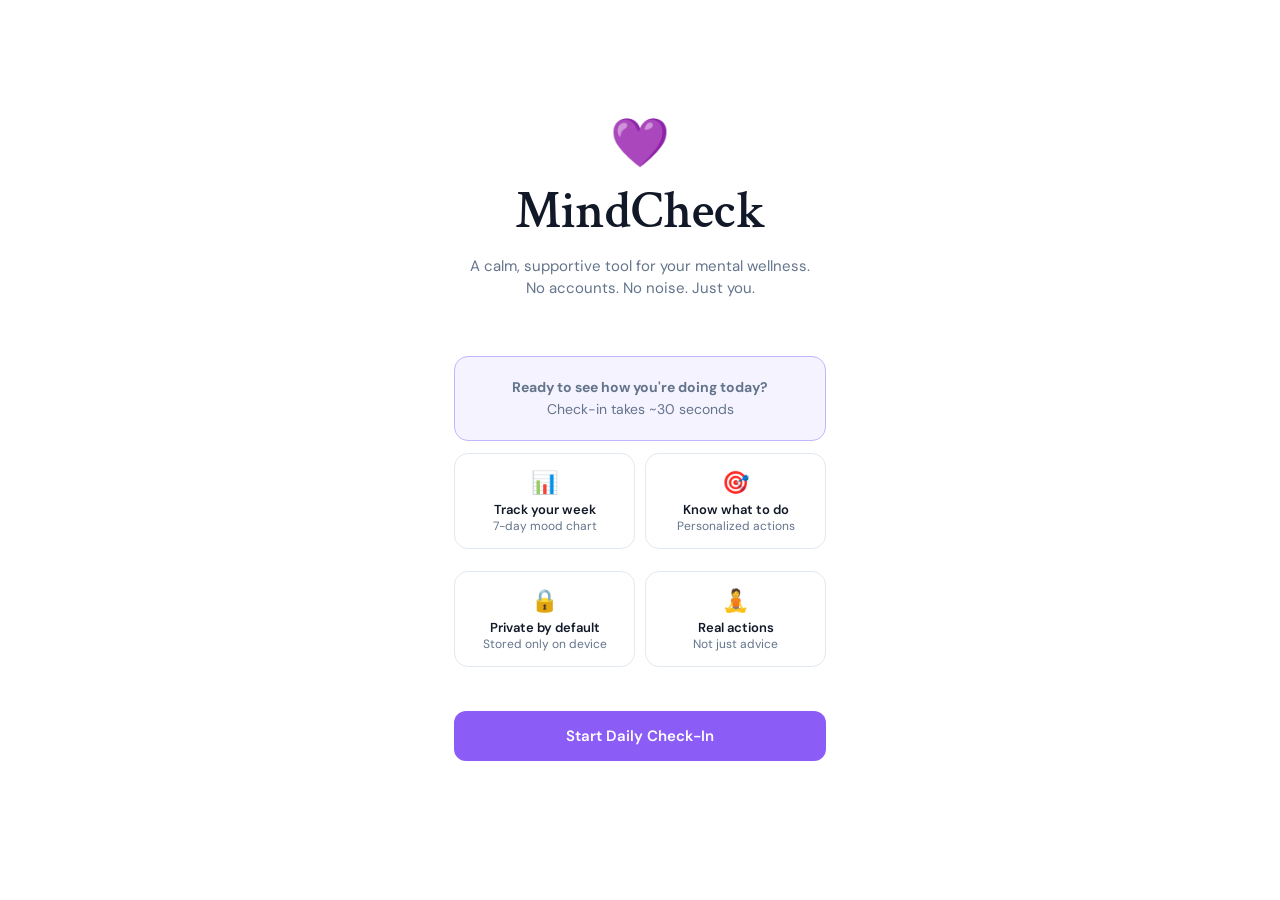
<file: index.html>
<!DOCTYPE html>
<html lang="en">
<head>
  <meta charset="UTF-8">
  <meta name="viewport" content="width=device-width, initial-scale=1.0">
  <title>MindCheck | Welcome</title>
  <link rel="stylesheet" href="checkIn.css">
</head>
<body>
  <div class="wrap hero">

    <div class="icon">💜</div>
    <div class="logo">MindCheck</div>
    <p class="tagline">A calm, supportive tool for your mental wellness.<br>No accounts. No noise. Just you.</p>

    <div class="card hi center">
      <p><strong>Ready to see how you're doing today?</strong></p>
      <p class="purple">Check-in takes ~30 seconds</p>
    </div>

    <div class="grid2">
      <div class="card feat">
        <div class="feat-icon">📊</div>
        <div class="feat-title">Track your week</div>
        <div class="feat-sub">7-day mood chart</div>
      </div>
      <div class="card feat">
        <div class="feat-icon">🎯</div>
        <div class="feat-title">Know what to do</div>
        <div class="feat-sub">Personalized actions</div>
      </div>
      <div class="card feat">
        <div class="feat-icon">🔒</div>
        <div class="feat-title">Private by default</div>
        <div class="feat-sub">Stored only on device</div>
      </div>
      <div class="card feat">
        <div class="feat-icon">🧘</div>
        <div class="feat-title">Real actions</div>
        <div class="feat-sub">Not just advice</div>
      </div>
    </div>

    <a href="checkIn.html" class="btn purple">Start Daily Check-In</a>

  </div>
</body>
</html>
</file>
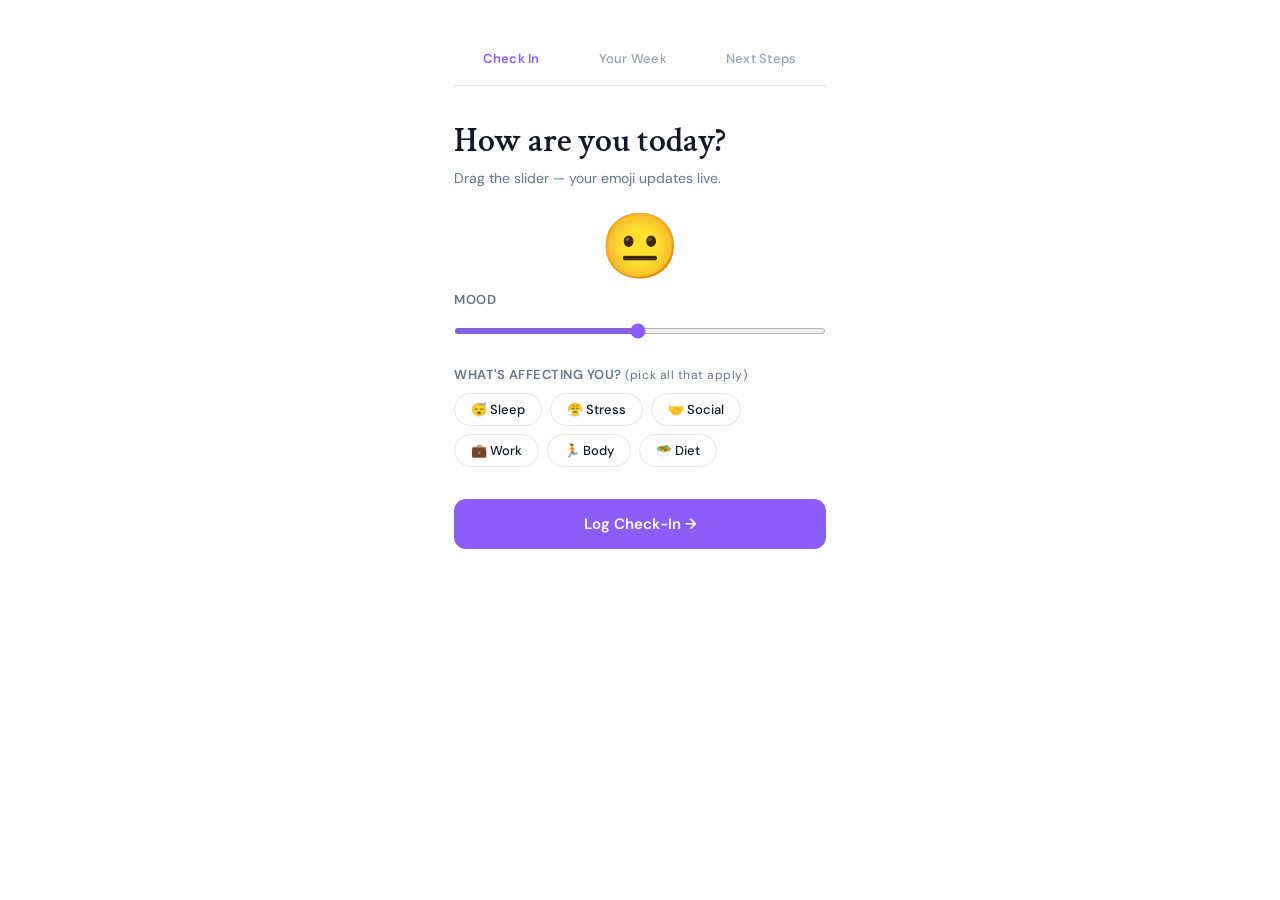
<file: checkIn.html>
<!DOCTYPE html>
<html lang="en">
<head>
  <meta charset="UTF-8">
  <meta name="viewport" content="width=device-width, initial-scale=1.0">
  <title>Check In | MindCheck</title>
  <link rel="stylesheet" href="checkIn.css">
</head>
<body>
  <div class="wrap">
 
    <nav>
      <a href="checkIn.html" class="active">Check In</a>
      <a href="userWeek.html">Your Week</a>
      <a href="userNextSteps.html">Next Steps</a>
    </nav>
 
    <h1>How are you today?</h1>
    <p class="sub">Drag the slider — your emoji updates live.</p>
 
    <div class="emoji" id="mood-emoji">😐</div>
    <span class="lbl">Mood</span>
    <input type="range" min="1" max="100" value="50" id="mood-slider">
 
    <span class="lbl">What's affecting you? <span class="lbl-note">(pick all that apply)</span></span>
    <div class="pills">
      <input type="checkbox" id="t1" class="pill-cb"><label for="t1" class="pill">😴 Sleep</label>
      <input type="checkbox" id="t2" class="pill-cb"><label for="t2" class="pill">😤 Stress</label>
      <input type="checkbox" id="t3" class="pill-cb"><label for="t3" class="pill">🤝 Social</label>
      <input type="checkbox" id="t4" class="pill-cb"><label for="t4" class="pill">💼 Work</label>
      <input type="checkbox" id="t5" class="pill-cb"><label for="t5" class="pill">🏃 Body</label>
      <input type="checkbox" id="t6" class="pill-cb"><label for="t6" class="pill">🥗 Diet</label>
    </div>
 
    <button class="btn purple" onclick="logCheckIn()">Log Check-In →</button>
 
  </div>
  <script src="script.js"></script>
</body>
</html>
</file>
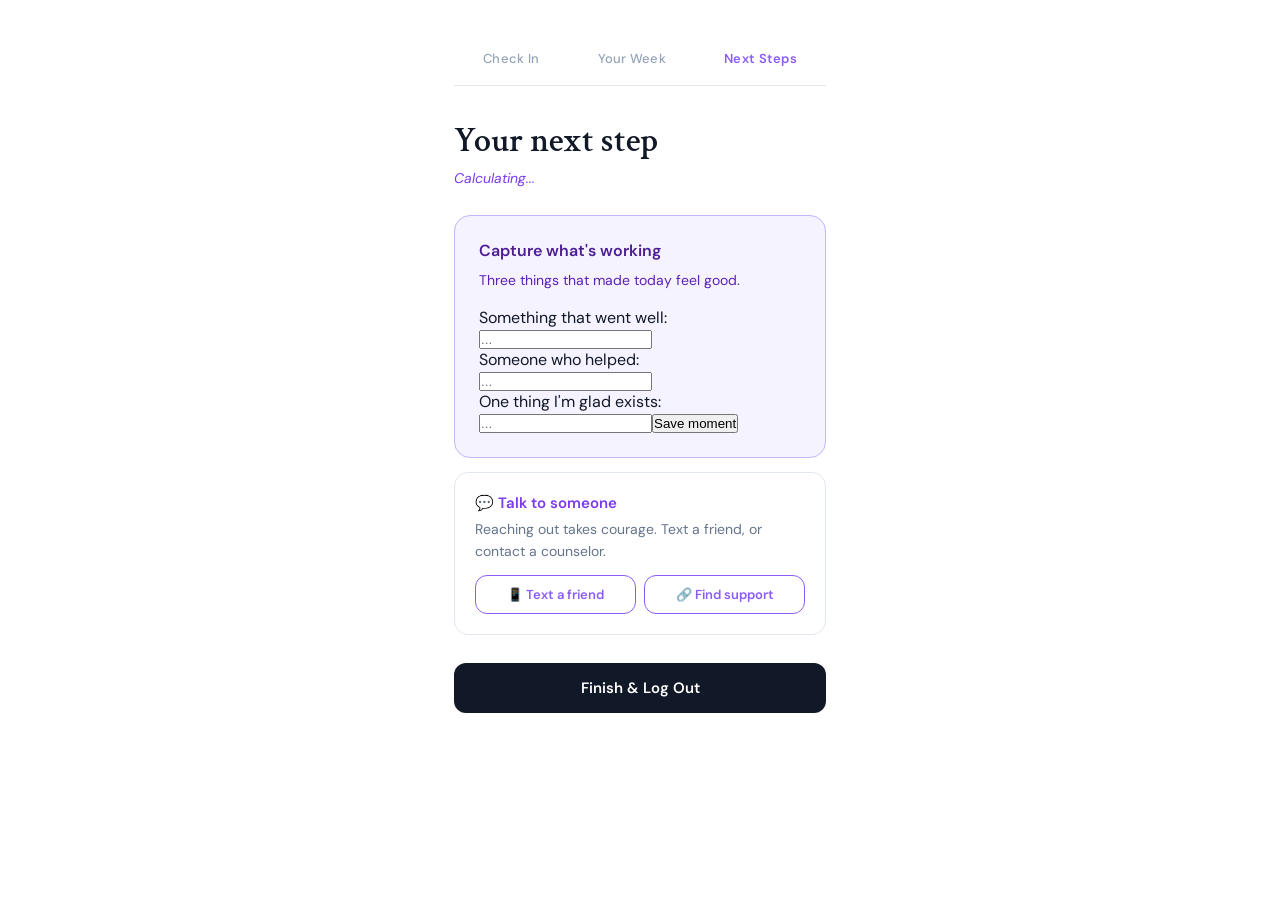
<file: userNextSteps.html>
<!DOCTYPE html>
<html lang="en">
<head>
  <meta charset="UTF-8">
  <meta name="viewport" content="width=device-width, initial-scale=1.0">
  <title>Next Steps | MindCheck</title>
  <link rel="stylesheet" href="checkIn.css">
</head>
<body>
  <div class="wrap">

    <nav>
      <a href="checkIn.html">Check In</a>
      <a href="userWeek.html">Your Week</a>
      <a href="userNextSteps.html" class="active">Next Steps</a>
    </nav>

    <h1>Your next step</h1>
    <p id="dynamic-feedback" class="sub italic purple">Calculating...</p>

    <div id="action-widget" class="action">
      <h3 id="action-title">Today's Focus</h3>
      <p id="action-desc">Loading personalized advice...</p>
      <div id="action-interactive"></div>
    </div>

    <div class="card">
      <h3 class="purple">💬 Talk to someone</h3>
      <p>Reaching out takes courage. Text a friend, or contact a counselor.</p>
      <div class="row">
        <a class="btn ghost">📱 Text a friend</a>
        <a href="https://findtreatment.gov" target="_blank" class="btn ghost">🔗 Find support</a>
      </div>
    </div>

    <div id="bonus-tip" class="card" style="display:none;">
      <h3 id="bonus-tip-title">Extra tip</h3>
      <p id="bonus-tip-text"></p>
    </div>

    <div id="note-card" class="card" style="display:none;">
      <h3>📝 Your note from today</h3>
      <p id="note-text" class="italic"></p>
    </div>

    <div class="spacer"></div>
    <a href="index.html" class="btn dark">Finish &amp; Log Out</a>

  </div>
  <script src="script.js"></script>
</body>
</html>
</file>
<file: checkIn.css>
@import url('https://fonts.googleapis.com/css2?family=Crimson+Text:ital,wght@0,600;1,400&family=DM+Sans:wght@400;500;600&display=swap');

*, *::before, *::after { box-sizing: border-box; margin: 0; padding: 0; }

body {
  font-family: 'DM Sans', sans-serif;
  color: #111827;
  background: #fff;
  display: flex;
  justify-content: center;
  min-height: 100vh;
}

.wrap {
  width: 100%;
  max-width: 420px;
  padding: 32px 24px 60px;
}

/* ── Nav ── */
nav {
  display: flex;
  justify-content: space-around;
  padding: 18px 0;
  border-bottom: 1px solid #E2E8F0;
  margin-bottom: 36px;
}
nav a { text-decoration: none; color: #94A3B8; font-size: 13px; font-weight: 500; letter-spacing: 0.02em; transition: color 0.2s; }
nav a:hover { color: #7C3AED; }
nav a.active { color: #8B5CF6; font-weight: 600; }

/* ── Type ── */
h1 { font-family: 'Crimson Text', serif; font-size: 34px; font-weight: 600; line-height: 1.15; margin-bottom: 8px; }
h2 { font-family: 'Crimson Text', serif; font-size: 22px; font-weight: 600; margin-bottom: 6px; }
.sub { color: #64748B; font-size: 14px; margin-bottom: 28px; }
.lbl { font-weight: 600; font-size: 13px; letter-spacing: 0.04em; text-transform: uppercase; color: #64748B; display: block; margin-bottom: 10px; }
.lbl-note { font-weight: 400; text-transform: none; font-size: 12px; }

/* ── Slider ── */
.emoji { font-size: 64px; text-align: center; margin-bottom: 12px; line-height: 1; transition: transform 0.15s ease; }
.emoji.pop { transform: scale(1.25); }
input[type="range"] { width: 100%; height: 6px; accent-color: #8B5CF6; margin-bottom: 32px; cursor: pointer; }

/* ── Pills ── */
.pills { display: flex; flex-wrap: wrap; gap: 8px; margin-bottom: 32px; }
.pill-cb { display: none; }
.pill { padding: 7px 16px; border: 1.5px solid #E2E8F0; border-radius: 20px; font-size: 13px; font-weight: 500; cursor: pointer; transition: all 0.18s ease; user-select: none; }
.pill:hover { border-color: #C4B5FD; background: #FAF8FF; }
.pill-cb:checked + .pill { background: #F5F3FF; border-color: #8B5CF6; color: #7C3AED; }

/* ── Textarea ── */
.note {
  width: 100%; border: 1.5px solid #E2E8F0; border-radius: 12px;
  padding: 12px 14px; font-family: 'DM Sans', sans-serif; font-size: 14px;
  color: #111827; resize: none; height: 80px; margin-bottom: 28px;
  outline: none; transition: border-color 0.2s;
}
.note:focus { border-color: #8B5CF6; }

/* ── Cards ── */
.card { border: 1.5px solid #E2E8F0; border-radius: 14px; padding: 20px; margin-bottom: 12px; transition: border-color 0.2s; }
.card:hover { border-color: #C4B5FD; }
.card.hi { background: #F5F3FF; border-color: #C4B5FD; }
.card h3 { font-size: 15px; font-weight: 600; margin-bottom: 6px; }
.card p { font-size: 14px; color: #64748B; line-height: 1.55; }

/* ── Buttons ── */
.btn { display: block; width: 100%; padding: 15px; border-radius: 12px; border: none; font-family: 'DM Sans', sans-serif; font-size: 15px; font-weight: 600; cursor: pointer; text-align: center; text-decoration: none; transition: opacity 0.2s, transform 0.1s; }
.btn:active { transform: scale(0.98); }
.btn.purple { background: #8B5CF6; color: #fff; }
.btn.purple:hover { opacity: 0.9; }
.btn.dark { background: #111827; color: #fff; }
.btn.dark:hover { opacity: 0.85; }
.btn.ghost { background: transparent; color: #8B5CF6; border: 1.5px solid #8B5CF6; }
.btn.ghost:hover { background: #F5F3FF; }
.btn.sm { width: auto; padding: 10px 16px; font-size: 14px; }
.btn.xs { width: auto; padding: 7px 12px; font-size: 13px; }
.btn.xs.on { background: #F5F3FF; }

/* ── Chart ── */
.chart { display: flex; align-items: flex-end; justify-content: space-between; height: 110px; border-bottom: 2px solid #E2E8F0; gap: 6px; margin: 8px 0 0; }
.bar { flex: 1; background: #EDE9FE; border-radius: 5px 5px 0 0; height: 0%; transition: height 0.8s cubic-bezier(0.34,1.56,0.64,1); }
.bar.now { background: #8B5CF6; }
.days { display: flex; justify-content: space-between; margin-top: 6px; gap: 6px; }
.days span { flex: 1; text-align: center; font-size: 11px; color: #94A3B8; font-weight: 500; }
.days span.now { color: #8B5CF6; font-weight: 600; }

/* ── Tag ── */
.tag { display: inline-block; background: #FEF3C7; border: 1px solid #FDE68A; color: #92400E; border-radius: 20px; padding: 4px 12px; font-size: 13px; font-weight: 500; margin: 3px 3px 3px 0; }

/* ── Action box ── */
.action { background: #F5F3FF; border: 1.5px solid #C4B5FD; border-radius: 16px; padding: 24px; margin-bottom: 14px; }
.action h3 { font-size: 16px; font-weight: 600; color: #4C1D95; margin-bottom: 8px; }
.action p { font-size: 14px; color: #5B21B6; line-height: 1.6; margin-bottom: 16px; }

/* ── Widget internals ── */
.hint, .field-lbl { font-size: 13px; font-weight: 600; color: #374151; margin: 6px 0 4px; display: block; }
.hint { font-weight: 400; color: #5B21B6; }
.field { display: block; width: 100%; padding: 8px; margin-bottom: 6px; border: 1px solid #C4B5FD; border-radius: 8px; font-size: 14px; font-family: inherit; }
textarea.field { height: 80px; resize: none; }
.msg { display: none; font-size: 14px; color: #5B21B6; margin-top: 8px; font-weight: 500; }
.msg.show { display: block; }

/* ── Checklist ── */
.check-row { display: flex; gap: 10px; padding: 7px 0; font-size: 14px; cursor: pointer; border-bottom: 1px solid #F1F0FF; }
.check-row input { accent-color: #8B5CF6; width: 16px; height: 16px; flex-shrink: 0; margin-top: 2px; }
.check-row.done { color: #A78BFA; text-decoration: line-through; }
.check-done { display: none; font-size: 14px; font-weight: 600; color: #7C3AED; margin-top: 10px; }
.check-done.show { display: block; }

/* ── Stats ── */
.stats { display: grid; grid-template-columns: 1fr 1fr; gap: 8px; margin: 10px 0; }
.stat { background: #F5F3FF; border: 1px solid #C4B5FD; border-radius: 10px; padding: 10px; text-align: center; }

/* ── Badge ── */
.badge { display: inline-flex; align-items: center; gap: 6px; background: #F5F3FF; border: 1px solid #C4B5FD; border-radius: 99px; padding: 5px 14px; font-size: 14px; font-weight: 500; color: #5B21B6; margin-bottom: 20px; }

/* ── Hero ── */
.hero { display: flex; flex-direction: column; justify-content: center; min-height: 100vh; }
.logo { font-family: 'Crimson Text', serif; font-size: 52px; font-weight: 600; text-align: center; margin-bottom: 10px; }
.icon { font-size: 48px; text-align: center; margin-bottom: 4px; }
.tagline { text-align: center; color: #64748B; font-size: 15px; margin-bottom: 40px; line-height: 1.5; }
.grid2 { display: grid; grid-template-columns: 1fr 1fr; gap: 10px; margin-bottom: 32px; }
.feat { text-align: center; padding: 14px; }
.feat-icon { font-size: 22px; margin-bottom: 4px; }
.feat-title { font-size: 13px; font-weight: 600; }
.feat-sub { font-size: 12px; color: #64748B; }

/* ── Misc ── */
.row { display: flex; gap: 8px; margin-top: 12px; }
.row .btn { font-size: 13px; padding: 10px; }
.center { text-align: center; margin-top: 16px; }
.reset { background: none; border: none; color: #94A3B8; font-size: 13px; cursor: pointer; text-decoration: underline; }
.spacer { height: 16px; }
.purple { color: #7C3AED; }
.muted  { color: #64748B; }
.italic { font-style: italic; }
.mt4 { margin-top: 16px; }
.mt6 { margin-top: 24px; }
</file>
